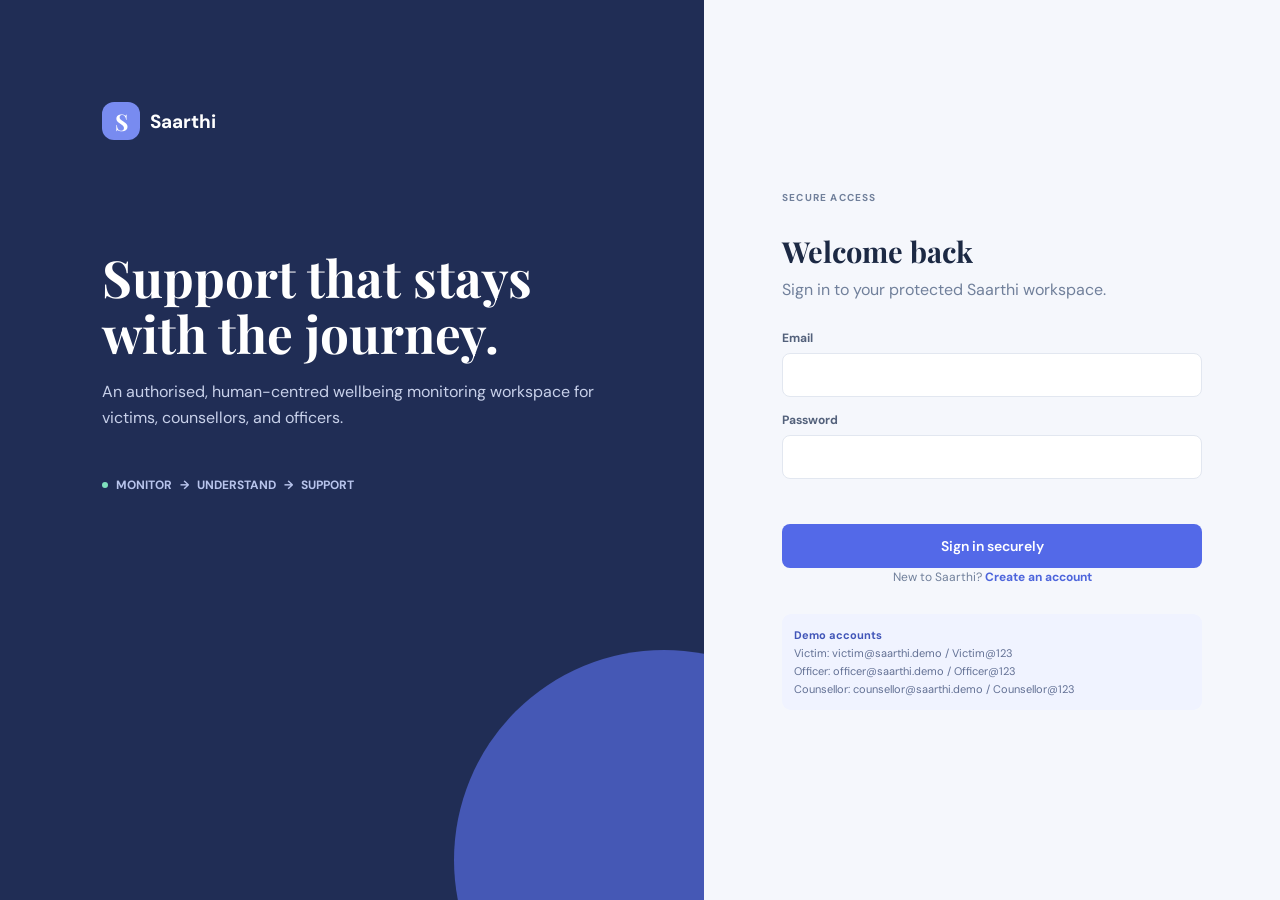
<file: static/signin.html>
<!doctype html><html lang="en"><head><meta charset="utf-8"><meta name="viewport" content="width=device-width,initial-scale=1"><title>Sign in | Saarthi</title><link rel="stylesheet" href="/static/auth.css"></head><body><div class="auth"><section class="hero"><div class="brand"><span class="mark">S</span><b>Saarthi</b></div><h1>Support that stays with the journey.</h1><p>An authorised, human-centred wellbeing monitoring workspace for victims, counsellors, and officers.</p><div class="flow"><i></i> MONITOR <span>→</span> UNDERSTAND <span>→</span> SUPPORT</div></section><main class="form-side"><form id="signIn" class="form-wrap"><p class="eyebrow">SECURE ACCESS</p><h2>Welcome back</h2><p>Sign in to your protected Saarthi workspace.</p><label class="field">Email<input name="email" type="email" autocomplete="email" required></label><label class="field">Password<input name="password" type="password" autocomplete="current-password" required></label><div class="error" id="error"></div><button class="primary">Sign in securely</button><p class="bottom">New to Saarthi? <a href="/signup">Create an account</a></p><div class="demo"><b>Demo accounts</b><br>Victim: victim@saarthi.demo / Victim@123<br>Officer: officer@saarthi.demo / Officer@123<br>Counsellor: counsellor@saarthi.demo / Counsellor@123</div></form></main></div><script src="/static/auth.js"></script></body></html>
</file>
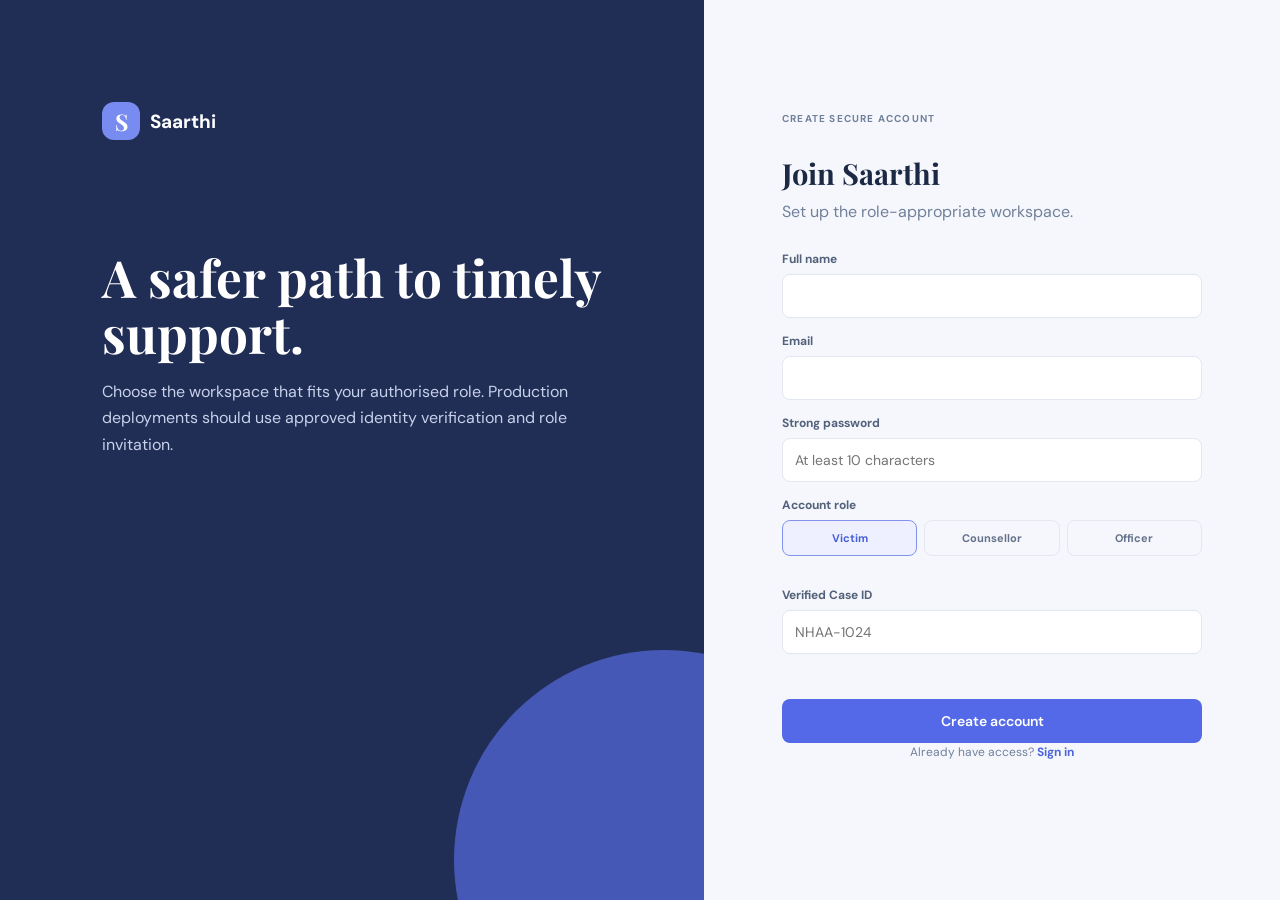
<file: static/signup.html>
<!doctype html><html lang="en"><head><meta charset="utf-8"><meta name="viewport" content="width=device-width,initial-scale=1"><title>Create account | Saarthi</title><link rel="stylesheet" href="/static/auth.css"></head><body><div class="auth"><section class="hero"><div class="brand"><span class="mark">S</span><b>Saarthi</b></div><h1>A safer path to timely support.</h1><p>Choose the workspace that fits your authorised role. Production deployments should use approved identity verification and role invitation.</p></section><main class="form-side"><form id="signUp" class="form-wrap"><p class="eyebrow">CREATE SECURE ACCOUNT</p><h2>Join Saarthi</h2><p>Set up the role-appropriate workspace.</p><label class="field">Full name<input name="display_name" required></label><label class="field">Email<input name="email" type="email" required></label><label class="field">Strong password<input name="password" type="password" minlength="10" placeholder="At least 10 characters" required></label><div class="field">Account role<div class="role-row"><label class="role"><input type="radio" name="role" value="victim" checked>Victim</label><label class="role"><input type="radio" name="role" value="counsellor">Counsellor</label><label class="role"><input type="radio" name="role" value="officer">Officer</label></div></div><label class="field" id="caseField">Verified Case ID<input name="case_id" placeholder="NHAA-1024"></label><div class="error" id="error"></div><button class="primary">Create account</button><p class="bottom">Already have access? <a href="/signin">Sign in</a></p></form></main></div><script src="/static/auth.js"></script></body></html>
</file>
<file: static/auth.css>
@import url('https://fonts.googleapis.com/css2?family=DM+Sans:wght@400;500;600;700&family=Playfair+Display:wght@600;700&display=swap');
:root{--ink:#1c2944;--muted:#71809b;--blue:#5369e8;--line:#e2e7f0}*{box-sizing:border-box}body{margin:0;font-family:'DM Sans',sans-serif;color:var(--ink);background:#f5f7fc}.auth{min-height:100vh;display:grid;grid-template-columns:1.1fr .9fr}.hero{padding:8vw;position:relative;overflow:hidden;background:#202d55;color:#fff}.hero:after{content:'';position:absolute;width:420px;height:420px;border-radius:50%;right:-170px;bottom:-170px;background:#596fe8;opacity:.65}.brand{display:flex;align-items:center;gap:10px;font-size:19px}.mark{display:grid;place-items:center;width:38px;height:38px;border-radius:12px;background:#788bf0;font:bold 23px 'Playfair Display'}.hero h1{font:700 clamp(34px,4vw,58px) 'Playfair Display';line-height:1.08;margin:110px 0 18px;max-width:630px}.hero p{max-width:510px;color:#c8d1ea;line-height:1.65}.flow{margin-top:45px;display:flex;gap:8px;align-items:center;color:#b8c4ec;font-size:12px;font-weight:700}.flow i{height:6px;width:6px;background:#7fe0bd;border-radius:50%}.form-side{display:grid;place-items:center;padding:35px}.form-wrap{width:min(420px,100%)}.eyebrow{color:#7886aa;font-weight:700;letter-spacing:1.2px;font-size:10px;margin:0 0 6px}.form-wrap h2{font:700 29px 'Playfair Display';margin:0 0 8px}.form-wrap>p{color:var(--muted);margin:0 0 27px;line-height:1.55}.field{display:grid;gap:7px;font-size:12px;font-weight:700;color:#53617b;margin-bottom:15px}.field input,.field select{border:1px solid var(--line);border-radius:8px;padding:12px;font:14px 'DM Sans';outline-color:#9eadfa}.role-row{display:grid;grid-template-columns:repeat(3,1fr);gap:7px;margin-bottom:16px}.role{border:1px solid var(--line);padding:10px 7px;border-radius:8px;cursor:pointer;text-align:center;font-size:11px;color:#64718a}.role input{display:none}.role:has(input:checked){background:#eef0ff;border-color:#8293ed;color:#465fd7;font-weight:700}.primary{width:100%;border:0;border-radius:8px;background:var(--blue);color:#fff;padding:13px;font:600 14px 'DM Sans';cursor:pointer}.primary:hover{background:#4058d9}.bottom{text-align:center;color:#738099;font-size:12px;margin-top:20px}.bottom a{color:#4d65dc;font-weight:700;text-decoration:none}.demo{margin-top:22px;background:#f0f3ff;border-radius:9px;padding:12px;font-size:11px;color:#627094;line-height:1.65}.demo b{color:#4155b8}.error{min-height:20px;color:#c74f5f;font-size:12px;margin:5px 0 10px}@media(max-width:800px){.auth{grid-template-columns:1fr}.hero{display:none}.form-side{min-height:100vh}}
</file>
